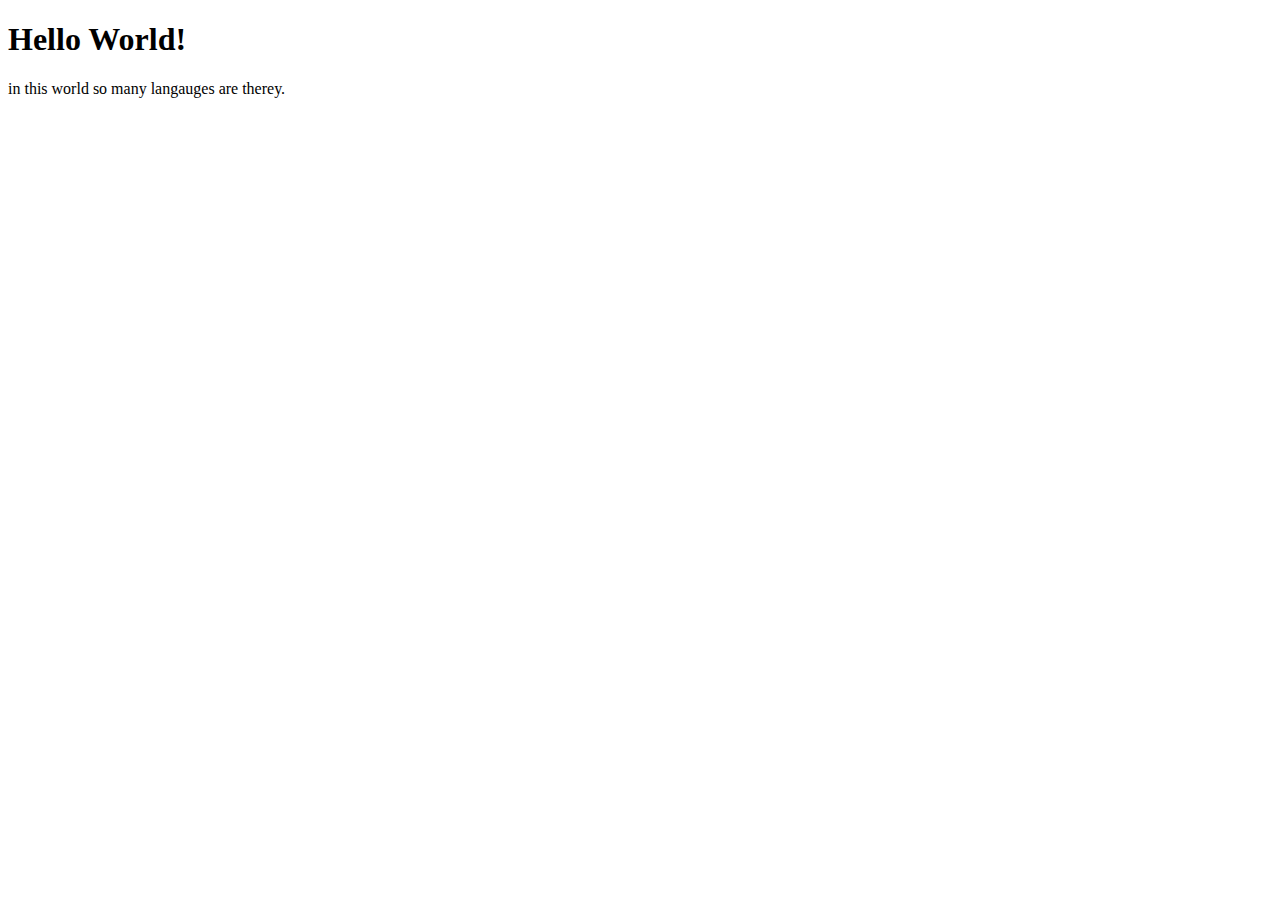
<file: index.html>
<!DOCTYPE html>
<html lang="en">
  <head>
    <meta charset="UTF-8" />
    <meta http-equiv="X-UA-Compatible" content="IE=edge" />
    <meta name="viewport" content="width=device-width, initial-scale=1.0" />
    <title>Document</title>
  </head>
  <body>
    <h1>Hello World!</h1>
    <p>in this world so many langauges are therey.</p>
  </body>
</html>
</file>
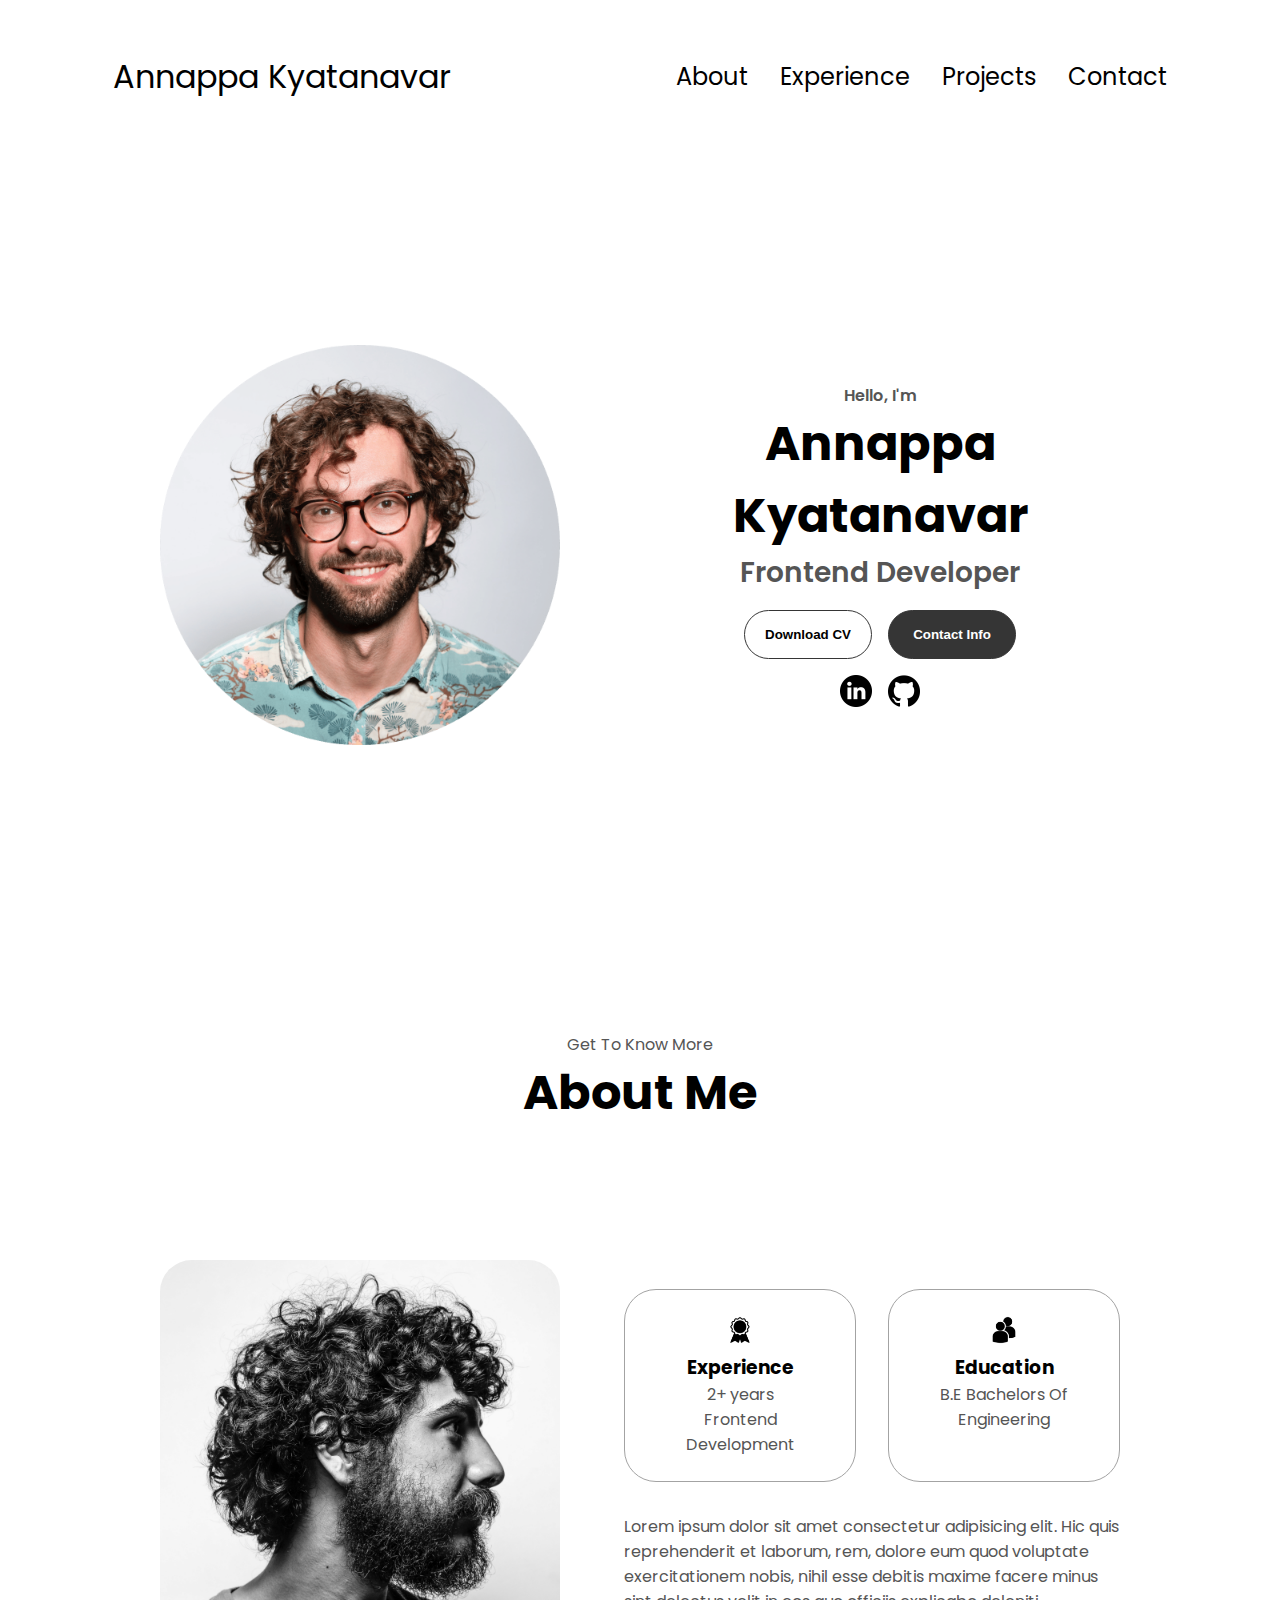
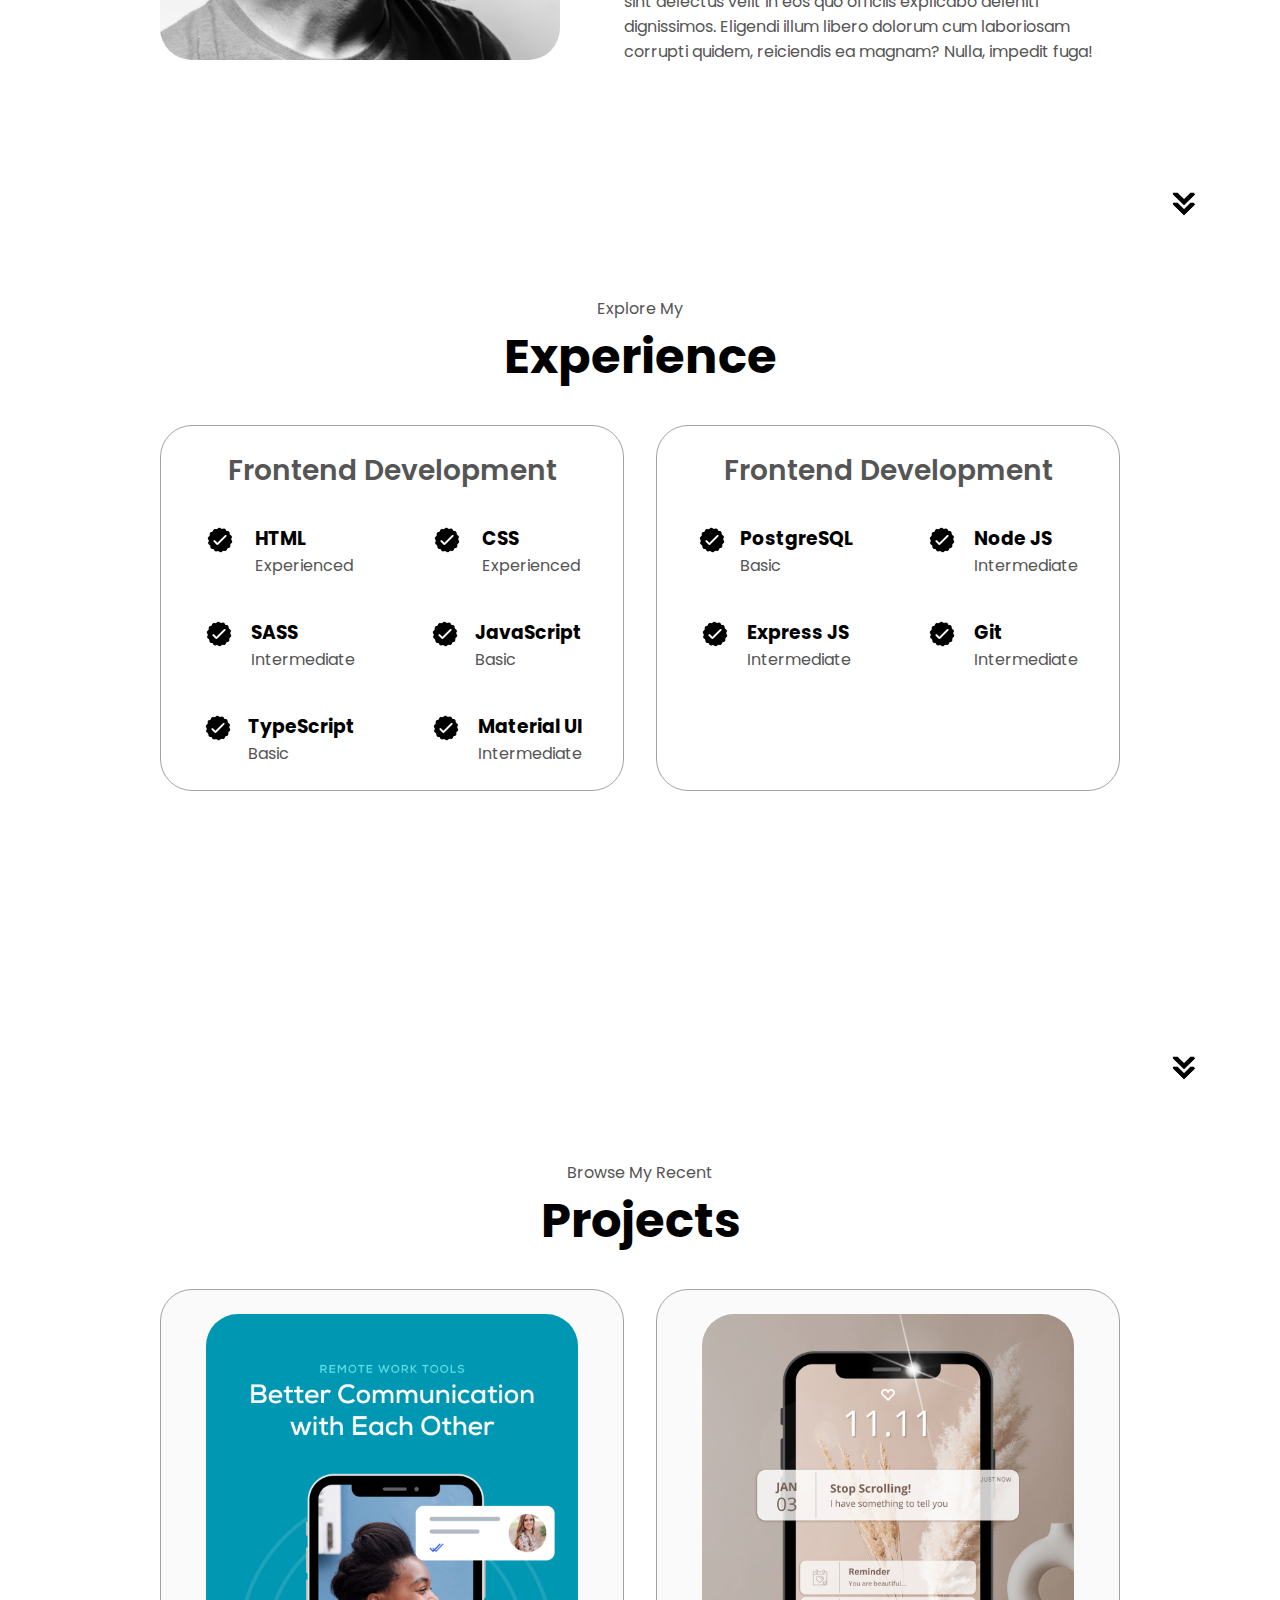
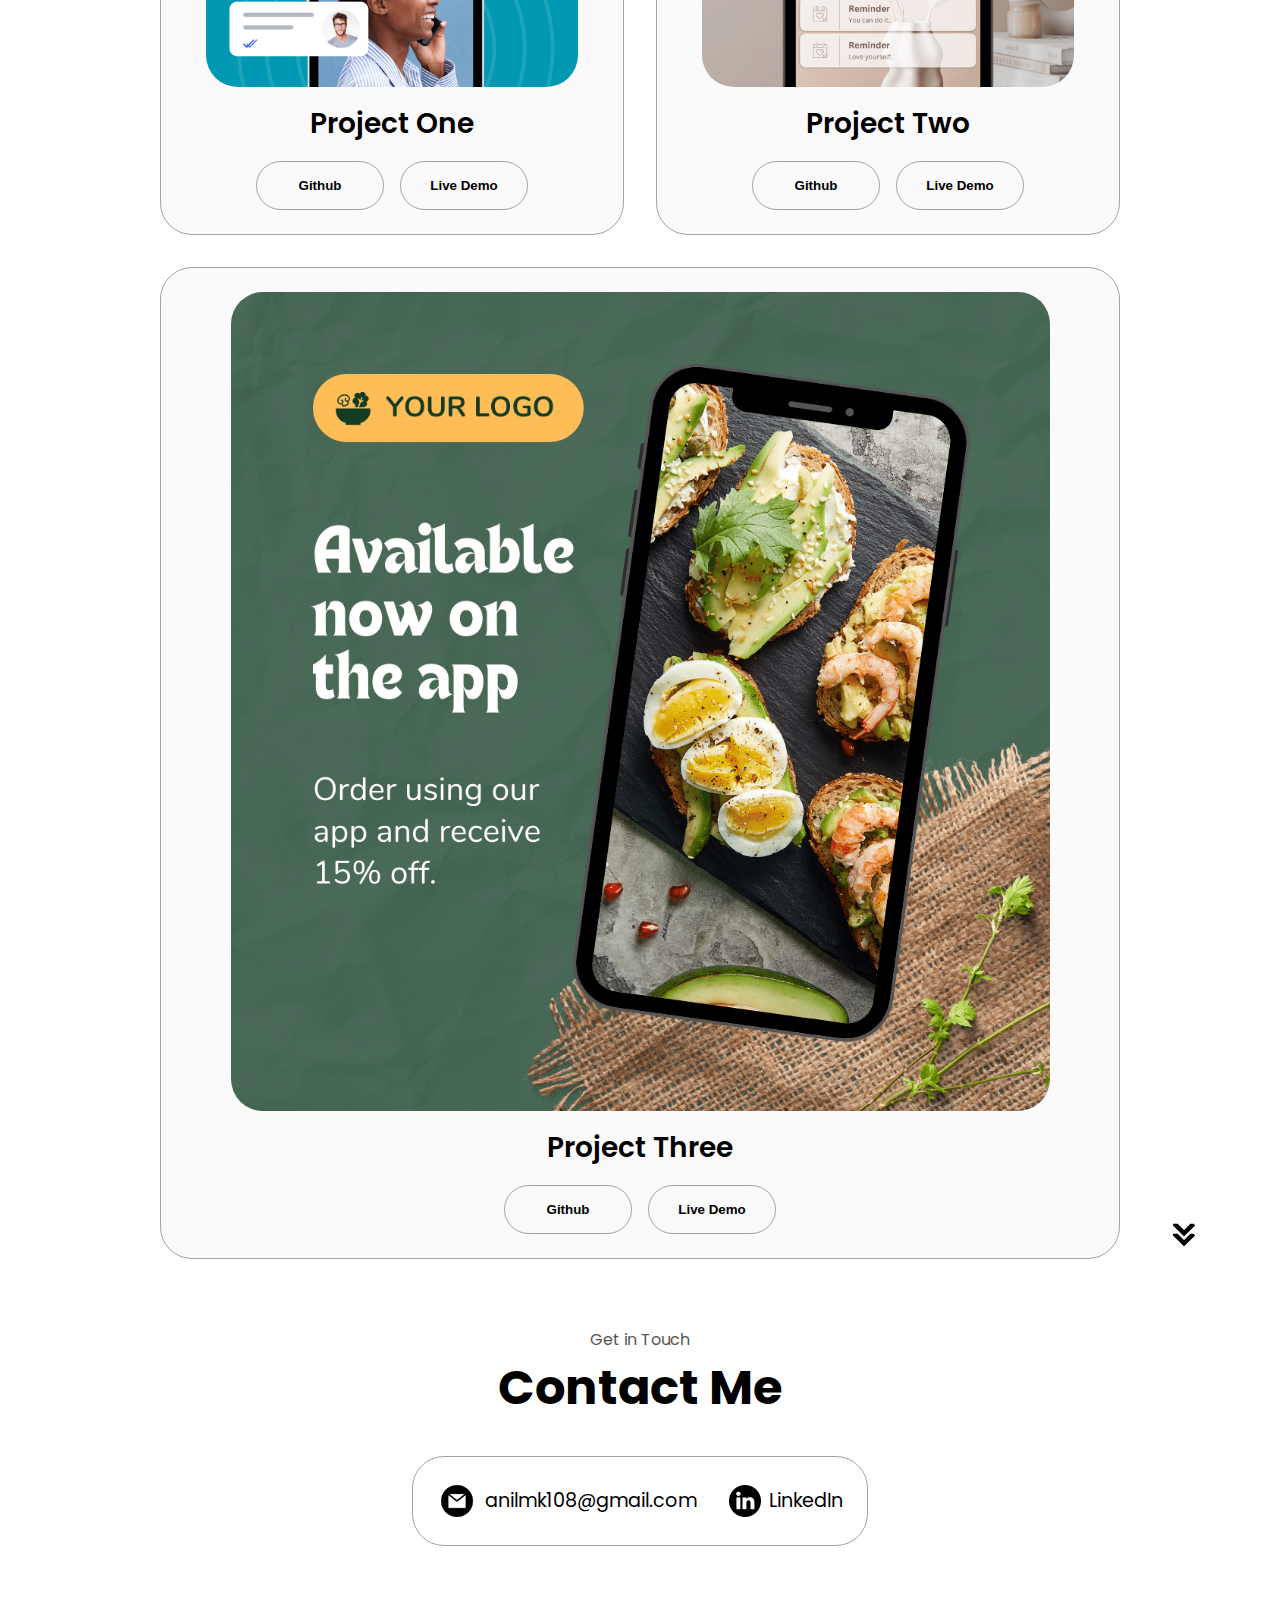
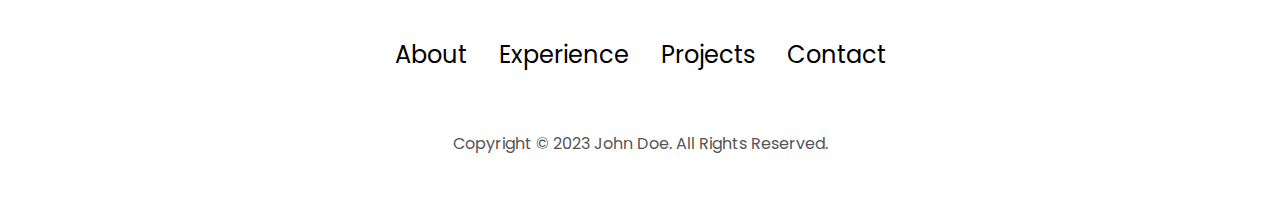
<file: PROFILE/MY_PORTFOLIO/index.html>
<!DOCTYPE html>
<html lang="en">
  <head>
    <meta charset="UTF-8" />
    <meta http-equiv="X-UA-Compatible" content="IE=edge" />
    <meta name="viewport" content="width=device-width, initial-scale=1.0" />
    <title>My Portfolio</title>
    <link rel="stylesheet" href="style.css" />
    <link rel="stylesheet" href="mediaqueries.css" />
  </head>
  <body>
    <nav id="desktop-nav">
      <div class="logo">Annappa Kyatanavar</div>
      <div>
        <ul class="nav-links">
          <li><a href="#about">About</a></li>
          <li><a href="#experience">Experience</a></li>
          <li><a href="#projects">Projects</a></li>
          <li><a href="#contact">Contact</a></li>
        </ul>
      </div>
    </nav>
    <nav id="hamburger-nav">
      <div class="logo">Annappa Kyatanavar</div>
      <div class="hamburger-menu">
        <div class="hamburger-icon" onclick="toggleMenu()">
          <span></span>
          <span></span>
          <span></span>
        </div>
        <div class="menu-links">
          <li><a href="#about" onclick="toggleMenu()">About</a></li>
          <li><a href="#experience" onclick="toggleMenu()">Experience</a></li>
          <li><a href="#projects" onclick="toggleMenu()">Projects</a></li>
          <li><a href="#contact" onclick="toggleMenu()">Contact</a></li>
        </div>
      </div>
    </nav>
    <section id="profile">
      <div class="section__pic-container">
        <img src="./assets/profile-pic.png" alt="John Doe profile picture" />
      </div>
      <div class="section__text">
        <p class="section__text__p1">Hello, I'm</p>
        <h1 class="title">Annappa Kyatanavar</h1>
        <p class="section__text__p2">Frontend Developer</p>
        <div class="btn-container">
          <button
            class="btn btn-color-2"
            onclick="window.open('./assets/resume-example.pdf')"
          >
            Download CV
          </button>
          <button class="btn btn-color-1" onclick="location.href='./#contact'">
            Contact Info
          </button>
        </div>
        <div id="socials-container">
          <img
            src="./assets/linkedin.png"
            alt="My LinkedIn profile"
            class="icon"
            onclick="location.href='https://linkedin.com/'"
          />
          <img
            src="./assets/github.png"
            alt="My Github profile"
            class="icon"
            onclick="location.href='https://github.com/'"
          />
        </div>
      </div>
    </section>
    <section id="about">
      <p class="section__text__p1">Get To Know More</p>
      <h1 class="title">About Me</h1>
      <div class="section-container">
        <div class="section__pic-container">
          <img
            src="./assets/about-pic.png"
            alt="Profile picture"
            class="about-pic"
          />
        </div>
        <div class="about-details-container">
          <div class="about-containers">
            <div class="details-container">
              <img
                src="./assets/experience.png"
                alt="Experience icon"
                class="icon"
              />
              <h3>Experience</h3>
              <p>2+ years <br />Frontend Development</p>
            </div>
            <div class="details-container">
              <img
                src="./assets/education.png"
                alt="Education icon"
                class="icon"
              />
              <h3>Education</h3>
              <p>B.E Bachelors Of Engineering</p>
            </div>
          </div>
          <div class="text-container">
            <p>
              Lorem ipsum dolor sit amet consectetur adipisicing elit. Hic quis
              reprehenderit et laborum, rem, dolore eum quod voluptate
              exercitationem nobis, nihil esse debitis maxime facere minus sint
              delectus velit in eos quo officiis explicabo deleniti dignissimos.
              Eligendi illum libero dolorum cum laboriosam corrupti quidem,
              reiciendis ea magnam? Nulla, impedit fuga!
            </p>
          </div>
        </div>
      </div>
      <img
        src="./assets/arrow.png"
        alt="Arrow icon"
        class="icon arrow"
        onclick="location.href='./#experience'"
      />
    </section>
    <section id="experience">
      <p class="section__text__p1">Explore My</p>
      <h1 class="title">Experience</h1>
      <div class="experience-details-container">
        <div class="about-containers">
          <div class="details-container">
            <h2 class="experience-sub-title">Frontend Development</h2>
            <div class="article-container">
              <article>
                <img
                  src="./assets/checkmark.png"
                  alt="Experience icon"
                  class="icon"
                />
                <div>
                  <h3>HTML</h3>
                  <p>Experienced</p>
                </div>
              </article>
              <article>
                <img
                  src="./assets/checkmark.png"
                  alt="Experience icon"
                  class="icon"
                />
                <div>
                  <h3>CSS</h3>
                  <p>Experienced</p>
                </div>
              </article>
              <article>
                <img
                  src="./assets/checkmark.png"
                  alt="Experience icon"
                  class="icon"
                />
                <div>
                  <h3>SASS</h3>
                  <p>Intermediate</p>
                </div>
              </article>
              <article>
                <img
                  src="./assets/checkmark.png"
                  alt="Experience icon"
                  class="icon"
                />
                <div>
                  <h3>JavaScript</h3>
                  <p>Basic</p>
                </div>
              </article>
              <article>
                <img
                  src="./assets/checkmark.png"
                  alt="Experience icon"
                  class="icon"
                />
                <div>
                  <h3>TypeScript</h3>
                  <p>Basic</p>
                </div>
              </article>
              <article>
                <img
                  src="./assets/checkmark.png"
                  alt="Experience icon"
                  class="icon"
                />
                <div>
                  <h3>Material UI</h3>
                  <p>Intermediate</p>
                </div>
              </article>
            </div>
          </div>
          <div class="details-container">
            <h2 class="experience-sub-title">Frontend Development</h2>
            <div class="article-container">
              <article>
                <img
                  src="./assets/checkmark.png"
                  alt="Experience icon"
                  class="icon"
                />
                <div>
                  <h3>PostgreSQL</h3>
                  <p>Basic</p>
                </div>
              </article>
              <article>
                <img
                  src="./assets/checkmark.png"
                  alt="Experience icon"
                  class="icon"
                />
                <div>
                  <h3>Node JS</h3>
                  <p>Intermediate</p>
                </div>
              </article>
              <article>
                <img
                  src="./assets/checkmark.png"
                  alt="Experience icon"
                  class="icon"
                />
                <div>
                  <h3>Express JS</h3>
                  <p>Intermediate</p>
                </div>
              </article>
              <article>
                <img
                  src="./assets/checkmark.png"
                  alt="Experience icon"
                  class="icon"
                />
                <div>
                  <h3>Git</h3>
                  <p>Intermediate</p>
                </div>
              </article>
            </div>
          </div>
        </div>
      </div>
      <img
        src="./assets/arrow.png"
        alt="Arrow icon"
        class="icon arrow"
        onclick="location.href='./#projects'"
      />
    </section>
    <section id="projects">
      <p class="section__text__p1">Browse My Recent</p>
      <h1 class="title">Projects</h1>
      <div class="experience-details-container">
        <div class="about-containers">
          <div class="details-container color-container">
            <div class="article-container">
              <img
                src="./assets/project-1.png"
                alt="Project 1"
                class="project-img"
              />
            </div>
            <h2 class="experience-sub-title project-title">Project One</h2>
            <div class="btn-container">
              <button
                class="btn btn-color-2 project-btn"
                onclick="location.href='https://github.com/'"
              >
                Github
              </button>
              <button
                class="btn btn-color-2 project-btn"
                onclick="location.href='https://github.com/'"
              >
                Live Demo
              </button>
            </div>
          </div>
          <div class="details-container color-container">
            <div class="article-container">
              <img
                src="./assets/project-2.png"
                alt="Project 2"
                class="project-img"
              />
            </div>
            <h2 class="experience-sub-title project-title">Project Two</h2>
            <div class="btn-container">
              <button
                class="btn btn-color-2 project-btn"
                onclick="location.href='https://github.com/'"
              >
                Github
              </button>
              <button
                class="btn btn-color-2 project-btn"
                onclick="location.href='https://github.com/'"
              >
                Live Demo
              </button>
            </div>
          </div>
          <div class="details-container color-container">
            <div class="article-container">
              <img
                src="./assets/project-3.png"
                alt="Project 3"
                class="project-img"
              />
            </div>
            <h2 class="experience-sub-title project-title">Project Three</h2>
            <div class="btn-container">
              <button
                class="btn btn-color-2 project-btn"
                onclick="location.href='https://github.com/'"
              >
                Github
              </button>
              <button
                class="btn btn-color-2 project-btn"
                onclick="location.href='https://github.com/'"
              >
                Live Demo
              </button>
            </div>
          </div>
        </div>
      </div>
      <img
        src="./assets/arrow.png"
        alt="Arrow icon"
        class="icon arrow"
        onclick="location.href='./#contact'"
      />
    </section>
    <section id="contact">
      <p class="section__text__p1">Get in Touch</p>
      <h1 class="title">Contact Me</h1>
      <div class="contact-info-upper-container">
        <div class="contact-info-container">
          <img
            src="./assets/email.png"
            alt="Email icon"
            class="icon contact-icon email-icon"
          />
          <p><a href="mailto:anilmk108@gmail.com">anilmk108@gmail.com</a></p>
        </div>
        <div class="contact-info-container">
          <img
            src="./assets/linkedin.png"
            alt="LinkedIn icon"
            class="icon contact-icon"
          />
          <p><a href="https://www.linkedin.com">LinkedIn</a></p>
        </div>
      </div>
    </section>
    <footer>
      <nav>
        <div class="nav-links-container">
          <ul class="nav-links">
            <li><a href="#about">About</a></li>
            <li><a href="#experience">Experience</a></li>
            <li><a href="#projects">Projects</a></li>
            <li><a href="#contact">Contact</a></li>
          </ul>
        </div>
      </nav>
      <p>Copyright &#169; 2023 John Doe. All Rights Reserved.</p>
    </footer>
    <script src="script.js"></script>
  </body>
</html>
</file>
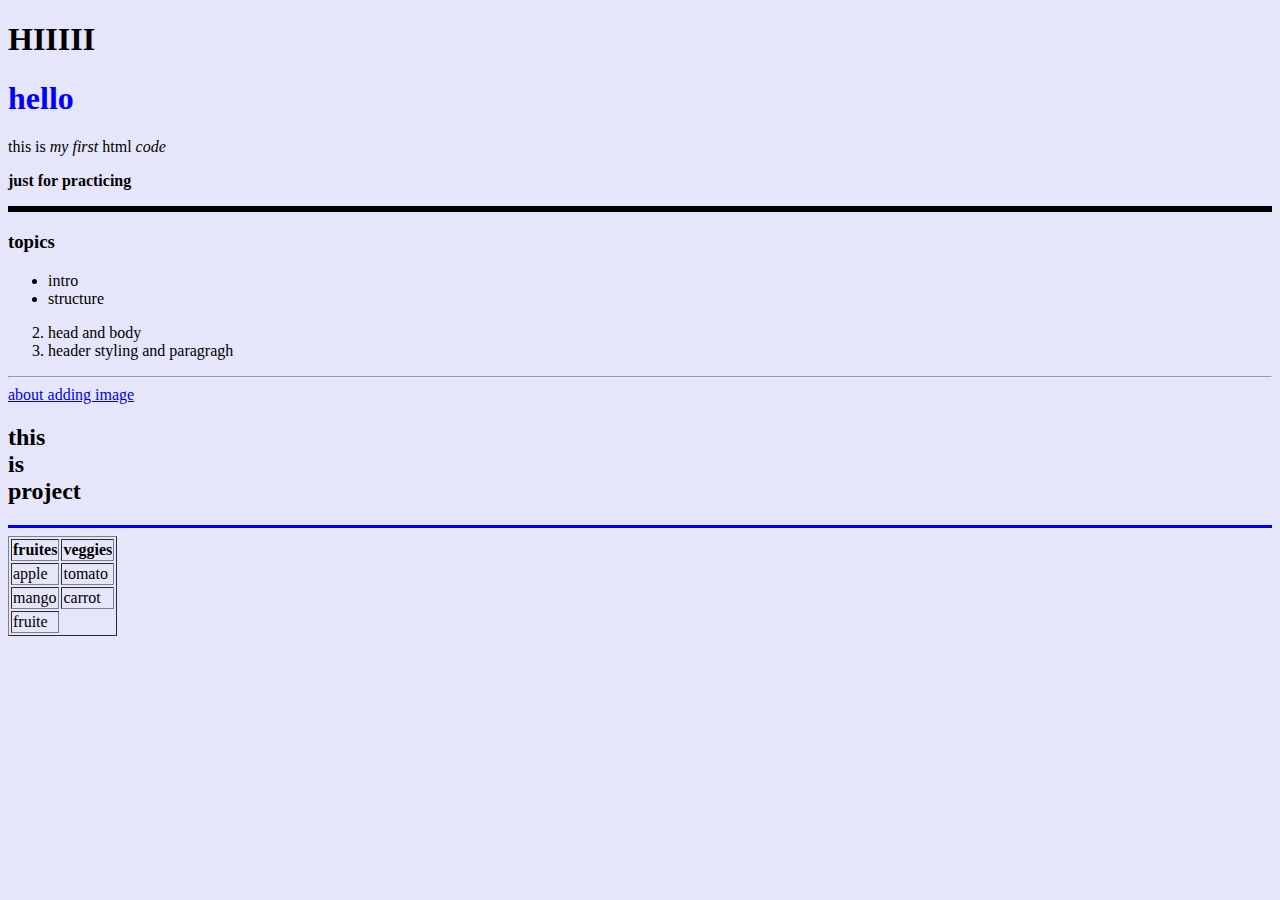
<file: welcome/welcome.html>
<!DOCTYPE html>
<html lang="en">
<head>
    <meta charset="UTF-8">
    <title>💚HTML💚</title>
</head>
<body bgcolor="lavender">
    <h1>HIIIII</h1>
    <h1><font color="blue">hello</font></h1>
    <p>this is <i>my first</i> html <em>code</em></p> 
    <p><strong>just for practicing</strong></p>
    <hr size="6" color="black">
    <h3>topics</h3>
    <ul>
        <li>intro</li>
        <li>structure</li>
    </ul>
    <ol start="2">
        <li>head and body</li>
        <li>header styling and paragragh</li>
    </ol>
    <hr>
    <a href="second.html">about adding image</a>
    <div>
        <h2>this <br>is</br> project</h2>
    </div>
    <hr size="3" color="blue">
    <table border="solid">
        <thead>
            <tr>
                <th>fruites</th>
                <th>veggies</th>
            </tr>
        </thead>
        <tbody>
            <tr>
                <td>apple</td>
                <td>tomato</td>
            </tr>
            <tr>
                <td>mango</td>
                <td>carrot</td>
            </tr>
            
        </tbody>
        <tfoot>
             
        <tr>
            <td>fruite</td>
        </tr>
        </tfoot>
       
    </table>
</body>
</html>
</file>
<file: PROFILE/MY_PORTFOLIO/style.css>
/* GENERAL */

@import url("https://fonts.googleapis.com/css2?family=Poppins:wght@300;400;500;600&display=swap");

* {
  margin: 0;
  padding: 0;
}

body {
  font-family: "Poppins", sans-serif;
}

html {
  scroll-behavior: smooth;
}

p {
  color: rgb(85, 85, 85);
}

/* TRANSITION */

a,
.btn {
  transition: all 300ms ease;
}

/* DESKTOP NAV */

nav,
.nav-links {
  display: flex;
}

nav {
  justify-content: space-around;
  align-items: center;
  height: 17vh;
}

.nav-links {
  gap: 2rem;
  list-style: none;
  font-size: 1.5rem;
}

a {
  color: black;
  text-decoration: none;
  text-decoration-color: white;
}

a:hover {
  color: grey;
  text-decoration: underline;
  text-underline-offset: 1rem;
  text-decoration-color: rgb(181, 181, 181);
}

.logo {
  font-size: 2rem;
}

.logo:hover {
  cursor: default;
}

/* HAMBURGER MENU */

#hamburger-nav {
  display: none;
}

.hamburger-menu {
  position: relative;
  display: inline-block;
}

.hamburger-icon {
  display: flex;
  flex-direction: column;
  justify-content: space-between;
  height: 24px;
  width: 30px;
  cursor: pointer;
}

.hamburger-icon span {
  width: 100%;
  height: 2px;
  background-color: black;
  transition: all 0.3 ease-in-out;
}

.menu-links {
  position: absolute;
  top: 100%;
  right: 0;
  background-color: white;
  width: fit-content;
  max-height: 0;
  overflow: hidden;
  transition: all 0.3 ease-in-out;
}

.menu-links a {
  display: block;
  padding: 10px;
  text-align: center;
  font-size: 1.5rem;
  color: black;
  text-decoration: none;
  transition: all 0.3 ease-in-out;
}

.menu-links li {
  list-style: none;
}

.menu-links.open {
  max-height: 300px;
}

.hamburger-icon.open span:first-child {
  transform: rotate(45deg) translate(10px, 5px);
}

.hamburger-icon.open span:nth-child(2) {
  opacity: 0;
}

.hamburger-icon.open span:last-child {
  transform: rotate(-45deg) translate(10px, -5px);
}

.hamburger-icon span:first-child {
  transform: none;
}

.hamburger-icon span:first-child {
  opacity: 1;
}

.hamburger-icon span:first-child {
  transform: none;
}

/* SECTIONS */

section {
  padding-top: 4vh;
  height: 96vh;
  margin: 0 10rem;
  box-sizing: border-box;
  min-height: fit-content;
}

.section-container {
  display: flex;
}

/* PROFILE SECTION */

#profile {
  display: flex;
  justify-content: center;
  gap: 5rem;
  height: 80vh;
}

.section__pic-container {
  display: flex;
  height: 400px;
  width: 400px;
  margin: auto 0;
}

.section__text {
  align-self: center;
  text-align: center;
}

.section__text p {
  font-weight: 600;
}

.section__text__p1 {
  text-align: center;
}

.section__text__p2 {
  font-size: 1.75rem;
  margin-bottom: 1rem;
}

.title {
  font-size: 3rem;
  text-align: center;
}

#socials-container {
  display: flex;
  justify-content: center;
  margin-top: 1rem;
  gap: 1rem;
}

/* ICONS */

.icon {
  cursor: pointer;
  height: 2rem;
}

/* BUTTONS */

.btn-container {
  display: flex;
  justify-content: center;
  gap: 1rem;
}

.btn {
  font-weight: 600;
  transition: all 300ms ease;
  padding: 1rem;
  width: 8rem;
  border-radius: 2rem;
}

.btn-color-1,
.btn-color-2 {
  border: rgb(53, 53, 53) 0.1rem solid;
}

.btn-color-1:hover,
.btn-color-2:hover {
  cursor: pointer;
}

.btn-color-1,
.btn-color-2:hover {
  background: rgb(53, 53, 53);
  color: white;
}

.btn-color-1:hover {
  background: rgb(0, 0, 0);
}

.btn-color-2 {
  background: none;
}

.btn-color-2:hover {
  border: rgb(255, 255, 255) 0.1rem solid;
}

.btn-container {
  gap: 1rem;
}

/* ABOUT SECTION */

#about {
  position: relative;
}

.about-containers {
  gap: 2rem;
  margin-bottom: 2rem;
  margin-top: 2rem;
}

.about-details-container {
  justify-content: center;
  flex-direction: column;
}

.about-containers,
.about-details-container {
  display: flex;
}

.about-pic {
  border-radius: 2rem;
}

.arrow {
  position: absolute;
  right: -5rem;
  bottom: 2.5rem;
}

.details-container {
  padding: 1.5rem;
  flex: 1;
  background: white;
  border-radius: 2rem;
  border: rgb(53, 53, 53) 0.1rem solid;
  border-color: rgb(163, 163, 163);
  text-align: center;
}

.section-container {
  gap: 4rem;
  height: 80%;
}

.section__pic-container {
  height: 400px;
  width: 400px;
  margin: auto 0;
}

/* EXPERIENCE SECTION */

#experience {
  position: relative;
}

.experience-sub-title {
  color: rgb(85, 85, 85);
  font-weight: 600;
  font-size: 1.75rem;
  margin-bottom: 2rem;
}

.experience-details-container {
  display: flex;
  justify-content: center;
  flex-direction: column;
}

.article-container {
  display: flex;
  text-align: initial;
  flex-wrap: wrap;
  flex-direction: row;
  gap: 2.5rem;
  justify-content: space-around;
}

article {
  display: flex;
  width: 10rem;
  justify-content: space-around;
  gap: 0.5rem;
}

article .icon {
  cursor: default;
}

/* PROJECTS SECTION */

#projects {
  position: relative;
}

.color-container {
  border-color: rgb(163, 163, 163);
  background: rgb(250, 250, 250);
}

.project-img {
  border-radius: 2rem;
  width: 90%;
  height: 90%;
}

.project-title {
  margin: 1rem;
  color: black;
}

.project-btn {
  color: black;
  border-color: rgb(163, 163, 163);
}

/* CONTACT */

#contact {
  display: flex;
  justify-content: center;
  flex-direction: column;
  height: 70vh;
}

.contact-info-upper-container {
  display: flex;
  justify-content: center;
  border-radius: 2rem;
  border: rgb(53, 53, 53) 0.1rem solid;
  border-color: rgb(163, 163, 163);
  background: (250, 250, 250);
  margin: 2rem auto;
  padding: 0.5rem;
}

.contact-info-container {
  display: flex;
  align-items: center;
  justify-content: center;
  gap: 0.5rem;
  margin: 1rem;
}

.contact-info-container p {
  font-size: larger;
}

.contact-icon {
  cursor: default;
}

.email-icon {
  height: 2.5rem;
}

/* FOOTER SECTION */

footer {
  height: 26vh;
  margin: 0 1rem;
}

footer p {
  text-align: center;
}
</file>
<file: PROFILE/MY_PORTFOLIO/mediaqueries.css>
@media screen and (max-width: 1400px) {
    #profile {
      height: 83vh;
      margin-bottom: 6rem;
    }
    .about-containers {
      flex-wrap: wrap;
    }
    #contact,
    #projects {
      height: fit-content;
    }
  }
  
  @media screen and (max-width: 1200px) {
    #desktop-nav {
      display: none;
    }
    #hamburger-nav {
      display: flex;
    }
    #experience,
    .experience-details-container {
      margin-top: 2rem;
    }
    #profile,
    .section-container {
      display: block;
    }
    .arrow {
      display: none;
    }
    section,
    .section-container {
      height: fit-content;
    }
    section {
      margin: 0 5%;
    }
    .section__pic-container {
      width: 275px;
      height: 275px;
      margin: 0 auto 2rem;
    }
    .about-containers {
      margin-top: 0;
    }
  }
  
  @media screen and (max-width: 600px) {
    #contact,
    footer {
      height: 40vh;
    }
    #profile {
      height: 83vh;
      margin-bottom: 0;
    }
    article {
      font-size: 1rem;
    }
    footer nav {
      height: fit-content;
      margin-bottom: 2rem;
    }
    .about-containers,
    .contact-info-upper-container,
    .btn-container {
      flex-wrap: wrap;
    }
    .contact-info-container {
      margin: 0;
    }
    .contact-info-container p,
    .nav-links li a {
      font-size: 1rem;
    }
    .experience-sub-title {
      font-size: 1.25rem;
    }
    .logo {
      font-size: 1.5rem;
    }
    .nav-links {
      flex-direction: column;
      gap: 0.5rem;
      text-align: center;
    }
    .section__pic-container {
      width: auto;
      height: 46vw;
      justify-content: center;
    }
    .section__text__p2 {
      font-size: 1.25rem;
    }
    .title {
      font-size: 2rem;
    }
    .text-container {
      text-align: justify;
    }
  }
</file>
